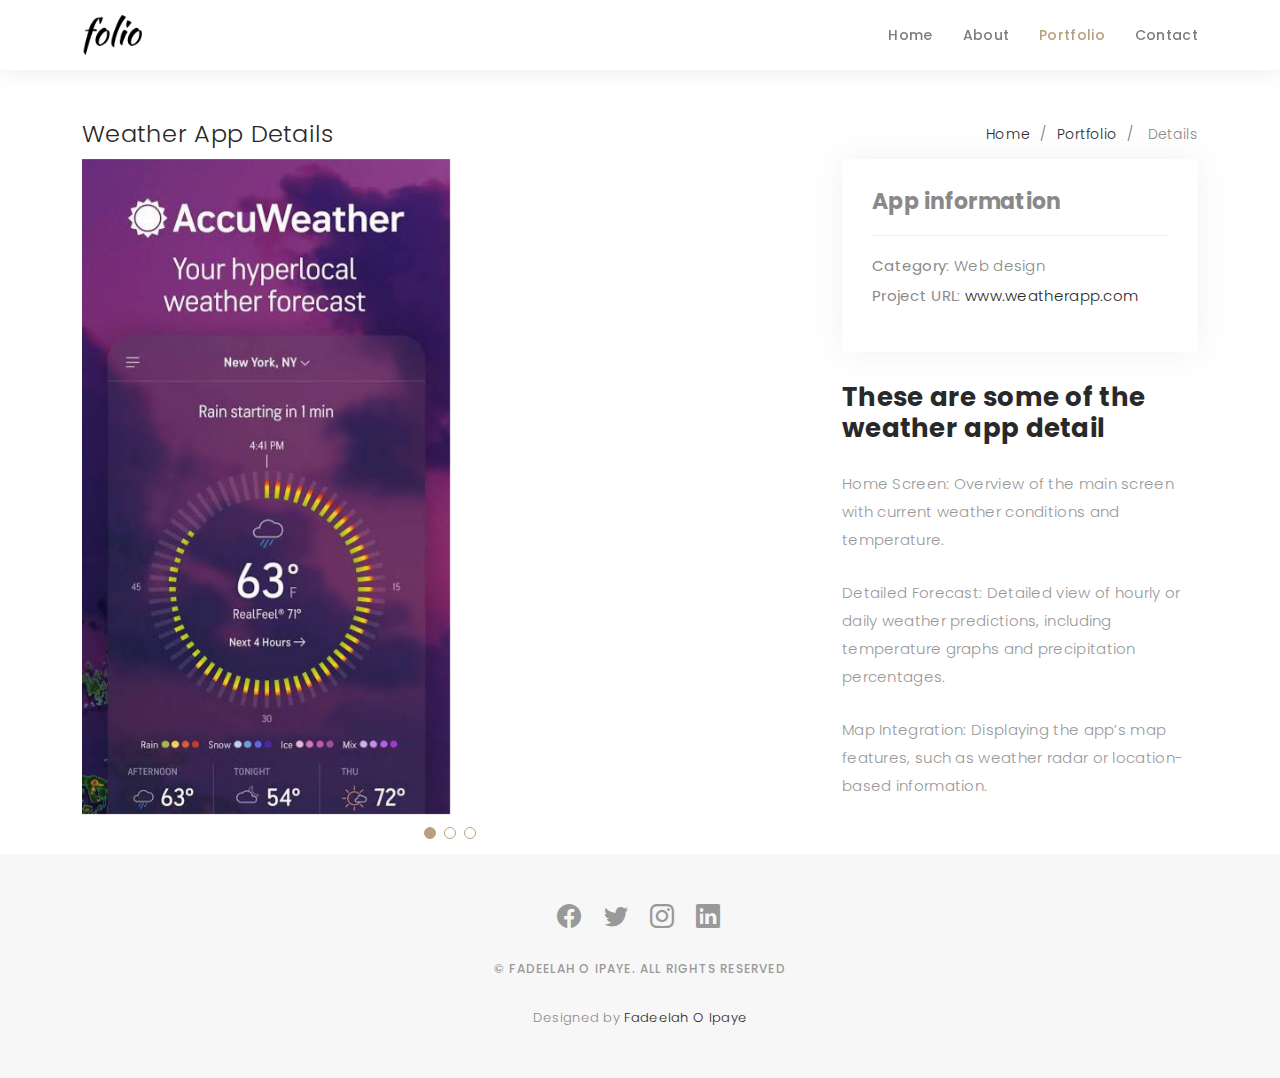
<file: portfolio-details.html>
<!DOCTYPE html>
<html lang="en">

<head>
  <meta charset="utf-8">
  <meta content="width=device-width, initial-scale=1.0" name="viewport">

  <title>Fadeelah Ipaye</title>
  <meta content="" name="description">
  <meta content="" name="keywords">

  <!-- Favicons -->
  <link href="assets/img/favicon.png" rel="icon">
  <link href="assets/img/apple-touch-icon.png" rel="apple-touch-icon">

  
  <link href="https://fonts.googleapis.com/css?family=Poppins:300,300i,400,400i,500,500i,600,600i,700,700i|Playfair+Display:400,400i,500,500i,600,600i,700,700i,900,900i" rel="stylesheet">

  <!-- Vendor CSS Files -->
  <link href="assets/vendor/bootstrap/css/bootstrap.min.css" rel="stylesheet">
  <link href="assets/vendor/bootstrap-icons/bootstrap-icons.css" rel="stylesheet">
  <link href="assets/vendor/boxicons/css/boxicons.min.css" rel="stylesheet">
  <link href="assets/vendor/glightbox/css/glightbox.min.css" rel="stylesheet">
  <link href="assets/vendor/swiper/swiper-bundle.min.css" rel="stylesheet">


  <link href="assets/css/style.css" rel="stylesheet">

</head>

<body>

  <header id="header" class="fixed-top header-inner-pages">
    <div class="container d-flex align-items-center justify-content-between">

      <a href="index.html" class="logo"><img src="assets/img/logo.png" alt="" class="img-fluid"></a>
      

      <nav id="navbar" class="navbar">
        <ul>
          <li><a class="nav-link scrollto " href="#hero">Home</a></li>
          <li><a class="nav-link scrollto" href="#about">About</a></li>
          <li><a class="nav-link active  scrollto" href="#portfolio">Portfolio</a></li>
          <li><a class="nav-link scrollto" href="#contact">Contact</a></li>
        </ul>
        <i class="bi bi-list mobile-nav-toggle"></i>
      </nav>

    </div>
  </header>

  <main id="main">

    
    <section class="breadcrumbs">
      <div class="container">

        <div class="d-flex justify-content-between align-items-center">
          <h2>Weather App Details</h2>
          <ol>
            <li><a href="index.html">Home</a></li>
            <li><a href="portfolio.html">Portfolio</a></li>
            <li> Details</li>
          </ol>
        </div>

      </div>
    </section>

    <section id="portfolio-details" class="portfolio-details">
      <div class="container">

        <div class="row gy-4">

          <div class="col-lg-8">
            <div class="portfolio-details-slider swiper">
              <div class="swiper-wrapper align-items-center">

                <div class="swiper-slide">
                  <img src="assets/img/portfolio/portfolio-details-1.jpg" alt="">
                </div>

                <div class="swiper-slide">
                  <img src="assets/img/portfolio/portfolio-details-2.jpg" alt="">
                </div>

                <div class="swiper-slide">
                  <img src="assets/img/portfolio/portfolio-details-3.jpg" alt="">
                </div>
              </div>
              <div class="swiper-pagination"></div>
            </div>
          </div>

          <div class="col-lg-4">
            <div class="portfolio-info">
              <h3>App information</h3>
              <ul>
                <li><strong>Category</strong>: Web design</li>
                <li><strong>Project URL</strong>: <a href="#">www.weatherapp.com</a></li>
              </ul>
            </div>
            <div class="portfolio-description">
              <h2>These are some of the weather app detail</h2>
              <p>Home Screen: Overview of the main screen with current weather conditions and temperature.</p>
	             <p>Detailed Forecast: Detailed view of hourly or daily weather predictions, including temperature graphs and precipitation percentages.</p>
	             <p>Map Integration: Displaying the app’s map features, such as weather radar or location-based information.</p>
            </div>
          </div>

        </div>

      </div>
    </section>

  </main>

  
  <div id="footer" class="text-center">
    <div class="container">
      <div class="socials-media text-center">

        <ul class="list-unstyled">
          <li><a href="https://www.facebook.com/profile.php?id=100008456731628&mibextid=LQQJ4d"><i class="bi bi-facebook"></i></a></li>
          <li><a href="https://twitter.com/ipayefadeelah?s=21&t=pNSmYSStUZXV0NLyYlrimQ"><i class="bi bi-twitter"></i></a></li>
          <li><a href="https://instagram.com/faaddeeelah?igshid=YmMyMTA2M2Y="><i class="bi bi-instagram"></i></a></li>
          <li><a href="http://linkedin.com/in/ipaye-fadeelah-oluwafifehanmi-2753a4237"><i class="bi bi-linkedin"></i></a></li>
        </ul>

      </div>

      <p>&copy; Fadeelah O Ipaye. All rights reserved</p>

      <div class="credits">
      
        Designed by <a href="https://bootstrapmade.com/">Fadeelah O Ipaye</a>
      </div>

    </div>
  </div>

  <a href="#" class="back-to-top d-flex align-items-center justify-content-center"><i class="bi bi-arrow-up-short"></i></a>

 
  <script src="assets/vendor/bootstrap/js/bootstrap.bundle.min.js"></script>
  <script src="assets/vendor/glightbox/js/glightbox.min.js"></script>
  <script src="assets/vendor/isotope-layout/isotope.pkgd.min.js"></script>
  <script src="assets/vendor/swiper/swiper-bundle.min.js"></script>
  <script src="assets/vendor/typed.js/typed.umd.js"></script>
  <script src="assets/vendor/php-email-form/validate.js"></script>

  
  <script src="assets/js/main.js"></script>

</body>

</html>
</file>
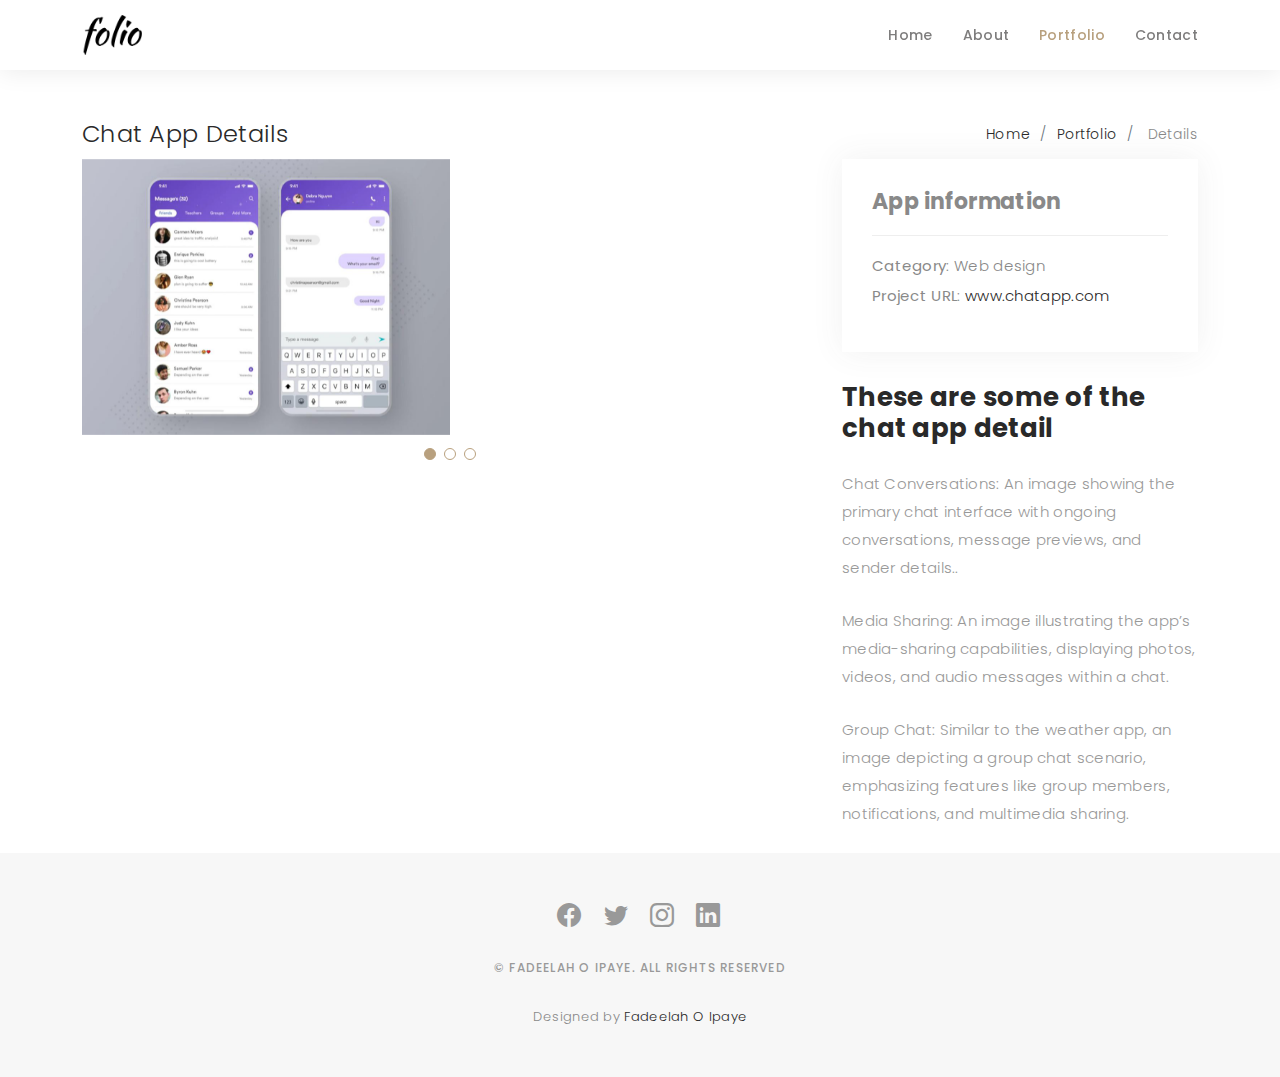
<file: portfolio-details1.html>
<!DOCTYPE html>
<html lang="en">

<head>
  <meta charset="utf-8">
  <meta content="width=device-width, initial-scale=1.0" name="viewport">

  <title>Fadeelah Ipaye</title>
  <meta content="" name="description">
  <meta content="" name="keywords">

 
  <link href="assets/img/favicon.png" rel="icon">
  <link href="assets/img/apple-touch-icon.png" rel="apple-touch-icon">


  <link href="https://fonts.googleapis.com/css?family=Poppins:300,300i,400,400i,500,500i,600,600i,700,700i|Playfair+Display:400,400i,500,500i,600,600i,700,700i,900,900i" rel="stylesheet">

  <!-- Vendor CSS Files -->
  <link href="assets/vendor/bootstrap/css/bootstrap.min.css" rel="stylesheet">
  <link href="assets/vendor/bootstrap-icons/bootstrap-icons.css" rel="stylesheet">
  <link href="assets/vendor/boxicons/css/boxicons.min.css" rel="stylesheet">
  <link href="assets/vendor/glightbox/css/glightbox.min.css" rel="stylesheet">
  <link href="assets/vendor/swiper/swiper-bundle.min.css" rel="stylesheet">

 
  <link href="assets/css/style.css" rel="stylesheet">

</head>

<body>

  
  <header id="header" class="fixed-top header-inner-pages">
    <div class="container d-flex align-items-center justify-content-between">

      <a href="index.html" class="logo"><img src="assets/img/logo.png" alt="" class="img-fluid"></a>
      

      <nav id="navbar" class="navbar">
        <ul>
          <li><a class="nav-link scrollto " href="#hero">Home</a></li>
          <li><a class="nav-link scrollto" href="#about">About</a></li>
          <li><a class="nav-link active  scrollto" href="#portfolio">Portfolio</a></li>
          <li><a class="nav-link scrollto" href="#contact">Contact</a></li>
        </ul>
        <i class="bi bi-list mobile-nav-toggle"></i>
      </nav>

    </div>
  </header>

  <main id="main">

    
    <section class="breadcrumbs">
      <div class="container">

        <div class="d-flex justify-content-between align-items-center">
          <h2>Chat App Details</h2>
          <ol>
            <li><a href="index.html">Home</a></li>
            <li><a href="portfolio.html">Portfolio</a></li>
            <li> Details</li>
          </ol>
        </div>

      </div>
    </section>

    <section id="portfolio-details" class="portfolio-details">
      <div class="container">

        <div class="row gy-4">

          <div class="col-lg-8">
            <div class="portfolio-details-slider swiper">
              <div class="swiper-wrapper align-items-center">

                <div class="swiper-slide">
                  <img src="assets/img/portfolio/portfolio-details1.jpg" alt="">
                </div>

                <div class="swiper-slide">
                  <img src="assets/img/portfolio/portfolio-details2.jpg" alt="">
                </div>

                <div class="swiper-slide">
                  <img src="assets/img/portfolio/portfolio-details3.jpg" alt="">
                </div>
              </div>
              <div class="swiper-pagination"></div>
            </div>
          </div>

          <div class="col-lg-4">
            <div class="portfolio-info">
              <h3>App information</h3>
              <ul>
                <li><strong>Category</strong>: Web design</li>
                <li><strong>Project URL</strong>: <a href="#">www.chatapp.com</a></li>
              </ul>
            </div>
            <div class="portfolio-description">
              <h2>These are some of the chat app detail</h2>
                <p>Chat Conversations: An image showing the primary chat interface with ongoing conversations, message previews, and sender details..</p>
	            <p>Media Sharing: An image illustrating the app’s media-sharing capabilities, displaying photos, videos, and audio messages within a chat.</p>
	            <p>Group Chat: Similar to the weather app, an image depicting a group chat scenario, emphasizing features like group members, notifications, and multimedia sharing.</p>
            </div>
          </div>

        </div>

      </div>
    </section>

  </main>

  
  <div id="footer" class="text-center">
    <div class="container">
      <div class="socials-media text-center">

        <ul class="list-unstyled">
          <li><a href="https://www.facebook.com/profile.php?id=100008456731628&mibextid=LQQJ4d"><i class="bi bi-facebook"></i></a></li>
          <li><a href="https://twitter.com/ipayefadeelah?s=21&t=pNSmYSStUZXV0NLyYlrimQ"><i class="bi bi-twitter"></i></a></li>
          <li><a href="https://instagram.com/faaddeeelah?igshid=YmMyMTA2M2Y="><i class="bi bi-instagram"></i></a></li>
          <li><a href="http://linkedin.com/in/ipaye-fadeelah-oluwafifehanmi-2753a4237"><i class="bi bi-linkedin"></i></a></li>
        </ul>

      </div>

      <p>&copy; Fadeelah O Ipaye. All rights reserved</p>

      <div class="credits">
      
        Designed by <a href="https://bootstrapmade.com/">Fadeelah O Ipaye</a>
      </div>

    </div>
  </div>

  <a href="#" class="back-to-top d-flex align-items-center justify-content-center"><i class="bi bi-arrow-up-short"></i></a>

 
  <script src="assets/vendor/bootstrap/js/bootstrap.bundle.min.js"></script>
  <script src="assets/vendor/glightbox/js/glightbox.min.js"></script>
  <script src="assets/vendor/isotope-layout/isotope.pkgd.min.js"></script>
  <script src="assets/vendor/swiper/swiper-bundle.min.js"></script>
  <script src="assets/vendor/typed.js/typed.umd.js"></script>
  <script src="assets/vendor/php-email-form/validate.js"></script>

  
  <script src="assets/js/main.js"></script>

</body>

</html>
</file>
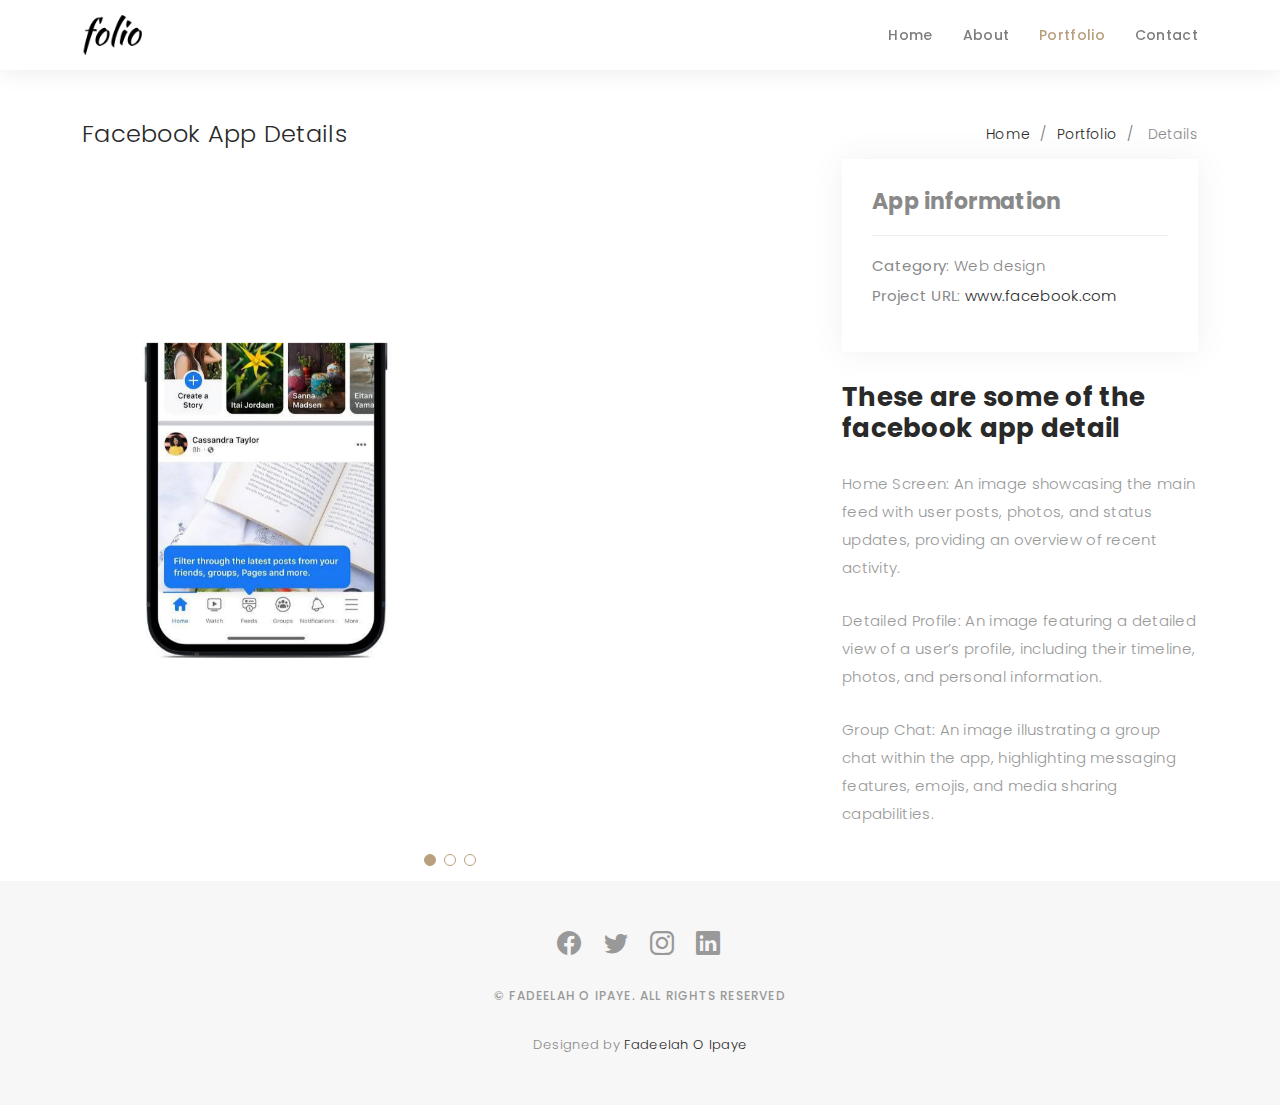
<file: portfolio-details2.html>
<!DOCTYPE html>
<html lang="en">

<head>
  <meta charset="utf-8">
  <meta content="width=device-width, initial-scale=1.0" name="viewport">

  <title>Fadeelah Ipaye</title>
  <meta content="" name="description">
  <meta content="" name="keywords">

 
  <link href="assets/img/favicon.png" rel="icon">
  <link href="assets/img/apple-touch-icon.png" rel="apple-touch-icon">

 
  <link href="https://fonts.googleapis.com/css?family=Poppins:300,300i,400,400i,500,500i,600,600i,700,700i|Playfair+Display:400,400i,500,500i,600,600i,700,700i,900,900i" rel="stylesheet">

  <!-- Vendor CSS Files -->
  <link href="assets/vendor/bootstrap/css/bootstrap.min.css" rel="stylesheet">
  <link href="assets/vendor/bootstrap-icons/bootstrap-icons.css" rel="stylesheet">
  <link href="assets/vendor/boxicons/css/boxicons.min.css" rel="stylesheet">
  <link href="assets/vendor/glightbox/css/glightbox.min.css" rel="stylesheet">
  <link href="assets/vendor/swiper/swiper-bundle.min.css" rel="stylesheet">

 
  <link href="assets/css/style.css" rel="stylesheet">

</head>

<body>

  
  <header id="header" class="fixed-top header-inner-pages">
    <div class="container d-flex align-items-center justify-content-between">

      <a href="index.html" class="logo"><img src="assets/img/logo.png" alt="" class="img-fluid"></a>
      
      <nav id="navbar" class="navbar">
        <ul>
          <li><a class="nav-link scrollto " href="#hero">Home</a></li>
          <li><a class="nav-link scrollto" href="#about">About</a></li>
          <li><a class="nav-link active  scrollto" href="#portfolio">Portfolio</a></li>
          <li><a class="nav-link scrollto" href="#contact">Contact</a></li>
        </ul>
        <i class="bi bi-list mobile-nav-toggle"></i>
      </nav>

    </div>
  </header>

  <main id="main">

    
    <section class="breadcrumbs">
      <div class="container">

        <div class="d-flex justify-content-between align-items-center">
          <h2>Facebook App Details</h2>
          <ol>
            <li><a href="index.html">Home</a></li>
            <li><a href="portfolio.html">Portfolio</a></li>
            <li> Details</li>
          </ol>
        </div>

      </div>
    </section>

    <section id="portfolio-details" class="portfolio-details">
      <div class="container">

        <div class="row gy-4">

          <div class="col-lg-8">
            <div class="portfolio-details-slider swiper">
              <div class="swiper-wrapper align-items-center">

                <div class="swiper-slide">
                  <img src="assets/img/portfolio/portfolio1-details.jpg" alt="">
                </div>

                <div class="swiper-slide">
                  <img src="assets/img/portfolio/portfolio2-details.jpg" alt="">
                </div>

                <div class="swiper-slide">
                  <img src="assets/img/portfolio/portfolio3-details.jpg" alt="">
                </div>
              </div>
              <div class="swiper-pagination"></div>
            </div>
          </div>

          <div class="col-lg-4">
            <div class="portfolio-info">
              <h3>App information</h3>
              <ul>
                <li><strong>Category</strong>: Web design</li>
                <li><strong>Project URL</strong>: <a href="#">www.facebook.com</a></li>
              </ul>
            </div>
            <div class="portfolio-description">
              <h2>These are some of the facebook app detail</h2>
              <p>Home Screen: An image showcasing the main feed with user posts, photos, and status updates, providing an overview of recent activity.</p>
	          <p>Detailed Profile: An image featuring a detailed view of a user’s profile, including their timeline, photos, and personal information.</p>
	          <p>Group Chat: An image illustrating a group chat within the app, highlighting messaging features, emojis, and media sharing capabilities.</p>
            </div>
          </div>

        </div>

      </div>
    </section>

  </main>

  
  <div id="footer" class="text-center">
    <div class="container">
      <div class="socials-media text-center">

        <ul class="list-unstyled">
          <li><a href="https://www.facebook.com/profile.php?id=100008456731628&mibextid=LQQJ4d"><i class="bi bi-facebook"></i></a></li>
          <li><a href="https://twitter.com/ipayefadeelah?s=21&t=pNSmYSStUZXV0NLyYlrimQ"><i class="bi bi-twitter"></i></a></li>
          <li><a href="https://instagram.com/faaddeeelah?igshid=YmMyMTA2M2Y="><i class="bi bi-instagram"></i></a></li>
          <li><a href="http://linkedin.com/in/ipaye-fadeelah-oluwafifehanmi-2753a4237"><i class="bi bi-linkedin"></i></a></li>
        </ul>

      </div>

      <p>&copy; Fadeelah O Ipaye. All rights reserved</p>

      <div class="credits">
      
        Designed by <a href="https://bootstrapmade.com/">Fadeelah O Ipaye</a>
      </div>

    </div>
  </div>

  <a href="#" class="back-to-top d-flex align-items-center justify-content-center"><i class="bi bi-arrow-up-short"></i></a>

 
  <script src="assets/vendor/bootstrap/js/bootstrap.bundle.min.js"></script>
  <script src="assets/vendor/glightbox/js/glightbox.min.js"></script>
  <script src="assets/vendor/isotope-layout/isotope.pkgd.min.js"></script>
  <script src="assets/vendor/swiper/swiper-bundle.min.js"></script>
  <script src="assets/vendor/typed.js/typed.umd.js"></script>
  <script src="assets/vendor/php-email-form/validate.js"></script>

  
  <script src="assets/js/main.js"></script>

</body>

</html>
</file>
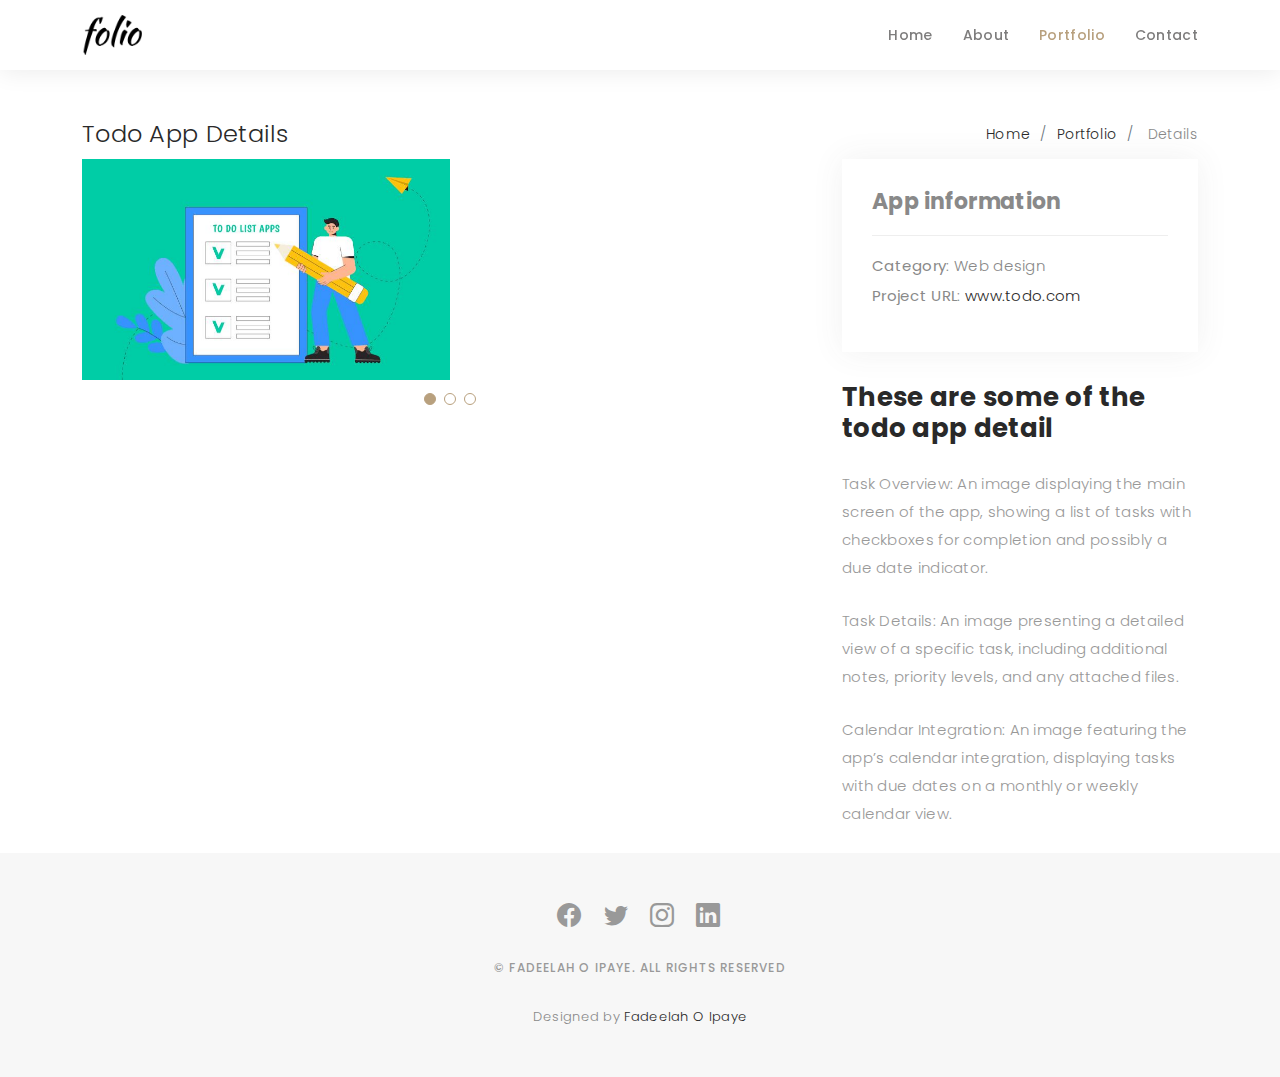
<file: portfolio-details3.html>
<!DOCTYPE html>
<html lang="en">
<head>
  <meta charset="utf-8">
  <meta content="width=device-width, initial-scale=1.0" name="viewport">
  <title>Fadeelah Ipaye</title>
  <meta content="" name="description">
  <meta content="" name="keywords">
  <link href="assets/img/favicon.png" rel="icon">
  <link href="assets/img/apple-touch-icon.png" rel="apple-touch-icon">
  <link href="https://fonts.googleapis.com/css?family=Poppins:300,300i,400,400i,500,500i,600,600i,700,700i|Playfair+Display:400,400i,500,500i,600,600i,700,700i,900,900i" rel="stylesheet">
  <link href="assets/vendor/bootstrap/css/bootstrap.min.css" rel="stylesheet">
  <link href="assets/vendor/bootstrap-icons/bootstrap-icons.css" rel="stylesheet">
  <link href="assets/vendor/boxicons/css/boxicons.min.css" rel="stylesheet">
  <link href="assets/vendor/glightbox/css/glightbox.min.css" rel="stylesheet">
  <link href="assets/vendor/swiper/swiper-bundle.min.css" rel="stylesheet">
  <link href="assets/css/style.css" rel="stylesheet">
</head>
<body>

  <header id="header" class="fixed-top header-inner-pages">
    <div class="container d-flex align-items-center justify-content-between">

      <a href="index.html" class="logo"><img src="assets/img/logo.png" alt="" class="img-fluid"></a>
      
      <nav id="navbar" class="navbar">
        <ul>
          <li><a class="nav-link scrollto " href="#hero">Home</a></li>
          <li><a class="nav-link scrollto" href="#about">About</a></li>
          <li><a class="nav-link active  scrollto" href="#portfolio">Portfolio</a></li>
          <li><a class="nav-link scrollto" href="#contact">Contact</a></li>
        </ul>
        <i class="bi bi-list mobile-nav-toggle"></i>
      </nav>

    </div>
  </header>

  <main id="main">

    
    <section class="breadcrumbs">
      <div class="container">

        <div class="d-flex justify-content-between align-items-center">
          <h2>Todo App Details</h2>
          <ol>
            <li><a href="index.html">Home</a></li>
            <li><a href="portfolio.html">Portfolio</a></li>
            <li> Details</li>
          </ol>
        </div>

      </div>
    </section>

    <section id="portfolio-details" class="portfolio-details">
      <div class="container">

        <div class="row gy-4">

          <div class="col-lg-8">
            <div class="portfolio-details-slider swiper">
              <div class="swiper-wrapper align-items-center">

                <div class="swiper-slide">
                  <img src="assets/img/portfolio/portfolio1-details1.jpg" alt="">
                </div>

                <div class="swiper-slide">
                  <img src="assets/img/portfolio/portfolio2-details2.jpg" alt="">
                </div>

                <div class="swiper-slide">
                  <img src="assets/img/portfolio/portfolio3-details3.jpg" alt="">
                </div>
              </div>
              <div class="swiper-pagination"></div>
            </div>
          </div>

          <div class="col-lg-4">
            <div class="portfolio-info">
              <h3>App information</h3>
              <ul>
                <li><strong>Category</strong>: Web design</li>
                <li><strong>Project URL</strong>: <a href="#">www.todo.com</a></li>
              </ul>
            </div>
            <div class="portfolio-description">
              <h2>These are some of the todo app detail</h2>	
              <p>Task Overview: An image displaying the main screen of the app, showing a list of tasks with checkboxes for completion and possibly a due date indicator.</p>
	          <p>Task Details: An image presenting a detailed view of a specific task, including additional notes, priority levels, and any attached files.</p>
	          <p>Calendar Integration: An image featuring the app’s calendar integration, displaying tasks with due dates on a monthly or weekly calendar view.</p>
            </div>
          </div>

        </div>

      </div>
    </section>

  </main>

  
  <div id="footer" class="text-center">
    <div class="container">
      <div class="socials-media text-center">

        <ul class="list-unstyled">
          <li><a href="https://www.facebook.com/profile.php?id=100008456731628&mibextid=LQQJ4d"><i class="bi bi-facebook"></i></a></li>
          <li><a href="https://twitter.com/ipayefadeelah?s=21&t=pNSmYSStUZXV0NLyYlrimQ"><i class="bi bi-twitter"></i></a></li>
          <li><a href="https://instagram.com/faaddeeelah?igshid=YmMyMTA2M2Y="><i class="bi bi-instagram"></i></a></li>
          <li><a href="http://linkedin.com/in/ipaye-fadeelah-oluwafifehanmi-2753a4237"><i class="bi bi-linkedin"></i></a></li>
        </ul>

      </div>

      <p>&copy; Fadeelah O Ipaye. All rights reserved</p>

      <div class="credits">
      
        Designed by <a href="https://bootstrapmade.com/">Fadeelah O Ipaye</a>
      </div>

    </div>
  </div>

  <a href="#" class="back-to-top d-flex align-items-center justify-content-center"><i class="bi bi-arrow-up-short"></i></a>

 
  <script src="assets/vendor/bootstrap/js/bootstrap.bundle.min.js"></script>
  <script src="assets/vendor/glightbox/js/glightbox.min.js"></script>
  <script src="assets/vendor/isotope-layout/isotope.pkgd.min.js"></script>
  <script src="assets/vendor/swiper/swiper-bundle.min.js"></script>
  <script src="assets/vendor/typed.js/typed.umd.js"></script>
  <script src="assets/vendor/php-email-form/validate.js"></script>

  
  <script src="assets/js/main.js"></script>

</body>

</html>
</file>
<file: assets/css/style.css>
body {
  background: #ffffff;
  color: #898989;
  font-family: "Poppins", helvetica;
  font-size: 15px;
  font-weight: 300;
  line-height: 20px;
  letter-spacing: 0.02em;
  overflow-x: hidden;
  margin: 0 auto;
  padding: 0;
  box-sizing: border-box;
}

h1,
h2,
h3,
h4,
h5,
h6 {
  margin: 0;
}

h2 {
  color: #292929;
  font-weight: 600;
}

h4 {
  color: #292929;
  font-size: 14px;
  font-weight: 600;
}

a {
  color: #292929;
  text-decoration: none !important;
  transition: all 0.5s ease-in-out 0s;
}

a:hover {
  transition: all 0.5s ease-in-out 0s;
}

p {
  margin: 25px 0;
  padding: 0;
  font-size: 15px;
  color: #999999;
  line-height: 28px;
}

::-moz-selection {
  background: #b8a07e;
  color: #fff;
}

::selection {
  background: #b8a07e;
  color: #fff;
}

.btn {
  background: #333;
  border: medium none;
  border-radius: 0;
  color: #fff;
  font-size: 12px;
  height: 50px;
  line-height: 50px;
  padding: 0 30px;
  text-transform: uppercase;
}

.btn:hover,
.btn:focus {
  color: #fff;
}

.padDiv {
  padding: 30px 20px;
}

.section-title {
  margin-bottom: 70px;
}

.section-title h2 {
  font-size: 25px;
  letter-spacing: 2px;
  text-transform: uppercase;
}

.form-control {
  background-color: transparent;
  border: 1px solid #999;
  border-radius: 0;
  color: #999999;
  font-size: 12px;
  font-weight: 500;
  height: 50px;
  letter-spacing: 0.1em;
  padding-left: 10px;
  margin: 0 0 25px 0;
  line-height: 14px;
  text-transform: uppercase;
}

.form-control:focus {
  box-shadow: none;
  outline: 0 none;
}

.paddsection {
  padding-top: 90px;
  padding-bottom: 90px;
}

.paddsections {
  padding-top: 90px;
  padding-bottom: 90px !important;
}

.hvr-shutter-in-horizontal::before {
  background: #333;
}

.hvr-shutter-in-horizontal:hover {
  background: #b8a07e;
}

.mb-30 {
  margin-bottom: 30px;
}

.main-content {
  padding-top: 140px;
}

/*--------------------------------------------------------------
# Back to top button
--------------------------------------------------------------*/
.back-to-top {
  position: fixed;
  visibility: hidden;
  opacity: 0;
  right: 15px;
  bottom: 15px;
  z-index: 996;
  background: #b8a07e;
  width: 40px;
  height: 40px;
  border-radius: 4px;
  transition: all 0.4s;
}

.back-to-top i {
  font-size: 28px;
  color: #fff;
  line-height: 0;
}

.back-to-top:hover {
  background: #c6b398;
  color: #fff;
}

.back-to-top.active {
  visibility: visible;
  opacity: 1;
}

/*--------------------------------------------------------------
# Header
--------------------------------------------------------------*/
#header {
  transition: all 0.5s;
  z-index: 997;
  padding: 15px 0;
  background-color: #fff;
  top: -100%;
  box-shadow: 0px 2px 25px rgba(0, 0, 0, 0.08);
}

#header.header-scrolled,
#header.header-inner-pages {
  top: 0;
}

#header .logo {
  font-size: 30px;
  margin: 0;
  padding: 0;
  line-height: 1;
  font-weight: 600;
  letter-spacing: 1px;
  font-family: "Playfair Display", sans-serif;
  font-style: italic;
}

#header .logo a {
  color: #898989;
}

#header .logo img {
  max-height: 40px;
}

@media (max-width: 992px) {
  #header {
    border: 0;
  }
}

.navbar {
  padding: 0;
}

.navbar ul {
  margin: 0;
  padding: 0;
  display: flex;
  list-style: none;
  align-items: center;
}

.navbar li {
  position: relative;
}

.navbar a,
.navbar a:focus {
  display: flex;
  align-items: center;
  justify-content: space-between;
  padding: 10px 0 10px 30px;
  font-family: "Poppins", sans-serif;
  font-size: 14px;
  font-weight: 500;
  color: #7e7d7d;
  white-space: nowrap;
  transition: 0.3s;
}

.navbar a i,
.navbar a:focus i {
  font-size: 12px;
  line-height: 0;
  margin-left: 5px;
}

.navbar a:hover,
.navbar .active,
.navbar .active:focus,
.navbar li:hover>a {
  color: #b8a07e;
}

.navbar .dropdown ul {
  display: block;
  position: absolute;
  left: 30px;
  top: calc(100% + 30px);
  margin: 0;
  padding: 10px 0;
  z-index: 99;
  opacity: 0;
  visibility: hidden;
  background: #fff;
  box-shadow: 0px 0px 30px rgba(127, 137, 161, 0.25);
  transition: 0.3s;
}

.navbar .dropdown ul li {
  min-width: 200px;
}

.navbar .dropdown ul a {
  padding: 10px 20px;
  font-weight: 400;
}

.navbar .dropdown ul a i {
  font-size: 12px;
}

.navbar .dropdown ul a:hover,
.navbar .dropdown ul .active:hover,
.navbar .dropdown ul li:hover>a {
  color: #b8a07e;
}

.navbar .dropdown:hover>ul {
  opacity: 1;
  top: 100%;
  visibility: visible;
}

.navbar .dropdown .dropdown ul {
  top: 0;
  left: calc(100% - 30px);
  visibility: hidden;
}

.navbar .dropdown .dropdown:hover>ul {
  opacity: 1;
  top: 0;
  left: 100%;
  visibility: visible;
}

@media (max-width: 1366px) {
  .navbar .dropdown .dropdown ul {
    left: -90%;
  }

  .navbar .dropdown .dropdown:hover>ul {
    left: -100%;
  }
}


.mobile-nav-toggle {
  color: #4b4a4a;
  font-size: 28px;
  cursor: pointer;
  display: none;
  line-height: 0;
  transition: 0.5s;
}

.mobile-nav-toggle.bi-x {
  color: #fff;
}

@media (max-width: 991px) {
  .mobile-nav-toggle {
    display: block;
  }

  .navbar ul {
    display: none;
  }
}

.navbar-mobile {
  position: fixed;
  overflow: hidden;
  top: 0;
  right: 0;
  left: 0;
  bottom: 0;
  background: rgba(49, 49, 49, 0.9);
  transition: 0.3s;
}

.navbar-mobile .mobile-nav-toggle {
  position: absolute;
  top: 15px;
  right: 15px;
}

.navbar-mobile ul {
  display: block;
  position: absolute;
  top: 55px;
  right: 15px;
  bottom: 15px;
  left: 15px;
  padding: 10px 0;
  border-radius: 10px;
  background-color: #fff;
  overflow-y: auto;
  transition: 0.3s;
}

.navbar-mobile a,
.navbar-mobile a:focus {
  padding: 10px 20px;
  font-size: 15px;
  color: #4b4a4a;
}

.navbar-mobile a:hover,
.navbar-mobile .active,
.navbar-mobile li:hover>a {
  color: #b8a07e;
}

.navbar-mobile .getstarted,
.navbar-mobile .getstarted:focus {
  margin: 15px;
}

.navbar-mobile .dropdown ul {
  position: static;
  display: none;
  margin: 10px 20px;
  padding: 10px 0;
  z-index: 99;
  opacity: 1;
  visibility: visible;
  background: #fff;
  box-shadow: 0px 0px 30px rgba(127, 137, 161, 0.25);
}

.navbar-mobile .dropdown ul li {
  min-width: 200px;
}

.navbar-mobile .dropdown ul a {
  padding: 10px 20px;
}

.navbar-mobile .dropdown ul a i {
  font-size: 12px;
}

.navbar-mobile .dropdown ul a:hover,
.navbar-mobile .dropdown ul .active:hover,
.navbar-mobile .dropdown ul li:hover>a {
  color: #b8a07e;
}

.navbar-mobile .dropdown>.dropdown-active {
  display: block;
}

/*--------------------------------------------------------------
# Hero
--------------------------------------------------------------*/
#hero {
  background: url("../img/home-bg.jpg") repeat scroll center center/cover;
  height: 100vh;
  width: 100%;
}

#hero .hero-content {
  height: 100vh;
  text-align: left;
  width: 100%;
  display: flex;
  justify-content: center;
  flex-direction: column;
}

.hero-content h1 {
  font-size: 40px;
  font-weight: 700;
  margin-bottom: 10px;
  text-transform: uppercase;
  color: #fff;
}

.hero-content p {
  font-size: 13px;
  letter-spacing: 3px;
  margin-top: 0;
  margin-bottom: 30px;
  text-transform: capitalize;
  color: #fff;
  font-weight: 500;
}

.hero-content .list-social li {
  float: left;
  margin-right: 20px;
}

.hero-content .list-social li i {
  color: #fff;
  font-size: 15px;
}

/*--------------------------------------------------------------
# Breadcrumbs
--------------------------------------------------------------*/
.breadcrumbs {
  padding: 120px 0 0 0;
  background-color: white;
  min-height: 40px;
}

@media (max-width: 992px) {
  .breadcrumbs {
    padding-top: 100px;
  }
}

.breadcrumbs h2 {
  font-size: 24px;
  font-weight: 300;
  margin: 0;
}

@media (max-width: 992px) {
  .breadcrumbs h2 {
    margin: 0 0 10px 0;
  }
}

.breadcrumbs ol {
  display: flex;
  flex-wrap: wrap;
  list-style: none;
  padding: 0;
  margin: 0;
  font-size: 14px;
}

.breadcrumbs ol li+li {
  padding-left: 10px;
}

.breadcrumbs ol li+li::before {
  display: inline-block;
  padding-right: 10px;
  color: #6c757d;
  content: "/";
}

@media (max-width: 768px) {
  .breadcrumbs .d-flex {
    display: block !important;
  }

  .breadcrumbs ol {
    display: block;
  }

  .breadcrumbs ol li {
    display: inline-block;
  }
}

/*-----------------------------------------------------------------------------------*/
/*  About
/*-----------------------------------------------------------------------------------*/
#about {
  width: 100%;
  height: auto;
  background: #f7f7f7;
  padding-top: 120px;
}

#about .div-img-bg {
  padding-bottom: 30px;
  border: 20px solid #b8a07e;
}

#about .div-img-bg .about-img img {
  width: 100%;
  box-shadow: 0px 0px 85px 0px rgba(0, 0, 0, 0.14);
  margin-top: -60px;
  margin-left: 40px;
  height: 400px;
  -o-object-fit: cover;
  object-fit: cover;
}

#about .about-descr .p-heading {
  font-family: "Playfair Display", serif;
  font-size: 28px;
  text-align: left;
}

#about .about-descr .separator {
  max-width: 80%;
  margin-bottom: 0;
  text-align: left;
}

/*--------------------------------------------------------------
# Services
--------------------------------------------------------------*/
#services {
  background: #f7f7f7;
  position: relative;
  padding-bottom: 80px;
}

.services-block span {
  margin: 10px 0;
  position: relative;
  font-size: 13px;
  color: #292929;
  letter-spacing: 0.1em;
  font-weight: 500;
  text-transform: uppercase;
  display: block;
}

.services-block .separator {
  margin: 0;
  font-size: 13px;
  line-height: 22px;
}

.services-block i {
  font-size: 44px;
  color: #b8a07e;
  line-height: 44px;
}

.services-slider .swiper-pagination {
  margin-top: 30px;
  position: relative;
}

.services-slider .swiper-pagination .swiper-pagination-bullet {
  width: 12px;
  height: 12px;
  background-color: #fff;
  opacity: 1;
  border: 1px solid #b8a07e;
}

.services-slider .swiper-pagination .swiper-pagination-bullet-active {
  background-color: #b8a07e;
}

/*--------------------------------------------------------------
# Portfolio
--------------------------------------------------------------*/
#portfolio {
  position: relative;
  padding-bottom: 50px;
}

#portfolio #portfolio-flters {
  padding: 0;
  margin: 0 auto 35px auto;
  list-style: none;
  text-align: center;
  border-radius: 50px;
  padding: 2px 15px;
}

#portfolio #portfolio-flters li {
  cursor: pointer;
  display: inline-block;
  padding: 10px 15px 8px 15px;
  font-size: 14px;
  font-weight: 600;
  line-height: 1;
  text-transform: uppercase;
  color: #999999;
  margin-bottom: 5px;
  transition: all 0.3s ease-in-out;
}

#portfolio #portfolio-flters li:hover,
#portfolio #portfolio-flters li.filter-active {
  color: #b8a07e;
}

#portfolio #portfolio-flters li:last-child {
  margin-right: 0;
}

#portfolio .portfolio-item {
  margin-bottom: 30px;
}

#portfolio .portfolio-item .portfolio-info {
  opacity: 0;
  position: absolute;
  left: 30px;
  right: 30px;
  bottom: 0;
  z-index: 3;
  transition: all ease-in-out 0.3s;
  background: rgba(255, 255, 255, 0.9);
  padding: 15px;
}

#portfolio .portfolio-item .portfolio-info h4 {
  font-size: 18px;
  color: #666;
  font-weight: 600;
  margin-bottom: 10px;
}

#portfolio .portfolio-item .portfolio-info p {
  color: #999;
  font-size: 14px;
  margin: 0;
  padding: 0;
}

#portfolio .portfolio-item .portfolio-info .preview-link,
#portfolio .portfolio-item .portfolio-info .details-link {
  position: absolute;
  right: 40px;
  font-size: 24px;
  top: calc(50% - 18px);
  color: #b8a07e;
}

#portfolio .portfolio-item .portfolio-info .preview-link:hover,
#portfolio .portfolio-item .portfolio-info .details-link:hover {
  color: #cab89f;
}

#portfolio .portfolio-item .portfolio-info .details-link {
  right: 10px;
}

#portfolio .portfolio-item:hover .portfolio-info {
  opacity: 1;
  bottom: 20px;
}
.portfolio-details {
  padding-top: 10px;
}

.portfolio-details .portfolio-details-slider img {
  width: 50%;
}

.portfolio-details .portfolio-details-slider .swiper-pagination {
  margin-top: 20px;
  position: relative;
}

.portfolio-details .portfolio-details-slider .swiper-pagination .swiper-pagination-bullet {
  width: 12px;
  height: 12px;
  background-color: #fff;
  opacity: 1;
  border: 1px solid #b8a07e;
}

.portfolio-details .portfolio-details-slider .swiper-pagination .swiper-pagination-bullet-active {
  background-color: #b8a07e;
}

.portfolio-details .portfolio-info {
  padding: 30px;
  box-shadow: 0px 0 30px rgba(75, 74, 74, 0.08);
}

.portfolio-details .portfolio-info h3 {
  font-size: 22px;
  font-weight: 700;
  margin-bottom: 20px;
  padding-bottom: 20px;
  border-bottom: 1px solid #eee;
}

.portfolio-details .portfolio-info ul {
  list-style: none;
  padding: 0;
  font-size: 15px;
}

.portfolio-details .portfolio-info ul li+li {
  margin-top: 10px;
}

.portfolio-details .portfolio-description {
  padding-top: 30px;
}

.portfolio-details .portfolio-description h2 {
  font-size: 26px;
  font-weight: 700;
  margin-bottom: 20px;
}

.portfolio-details .portfolio-description p {
  padding: 0;
}

/*--------------------------------------------------------------
# Journal
--------------------------------------------------------------*/
#journal,
#journal-blog {
  height: auto;
  width: 100%;
  background: #f7f7f7;
  padding-bottom: 60px;
  position: relative;
}

#journal-blog {
  background: #fff;
  padding-bottom: 30px;
}

#journal .journal-block {
  display: inline-block;
  height: auto;
  width: 100%;
}

#journal .journal-block .journal-info {
  position: relative;
}

.journal-block .journal-info img {
  max-width: 100%;
}

.journal-block .journal-info .journal-txt {
  padding: 25px 0px;
  position: relative;
}

.journal-block .journal-info .journal-txt h4 a {
  display: block;
  font-size: 19px;
  line-height: 24px;
  margin: 0 0 13px 0;
  font-weight: 500;
  color: #292929;
  transition: all 0.5s ease-in-out 0s;
}

.journal-block .journal-info .journal-txt h4 a:hover {
  color: #b8a07e;
  transition: all 0.5s ease-in-out 0s;
}

.journal-block .journal-info .journal-txt p {
  margin: 0;
  font-size: 14px;
  line-height: 24px;
}

/*--------------------------------------------------------------
# Journal
--------------------------------------------------------------*/
#contact {
  height: auto;
  width: 100%;
}

.contact-details {
  list-style: none;
  margin: 0;
  padding: 0;
}

.contact-details li {
  padding-bottom: 10px;
}

#contact input,
#contact textarea {
  width: 100%;
  margin-bottom: 5px;
}

#contact textarea {
  min-height: 160px;
}

.php-email-form .error-message {
  display: none;
  color: #fff;
  background: #ed3c0d;
  text-align: left;
  padding: 15px;
  margin-bottom: 15px;
  font-weight: 600;
}

.php-email-form .error-message br+br {
  margin-top: 25px;
}

.php-email-form .sent-message {
  display: none;
  color: #fff;
  background: #18d26e;
  text-align: center;
  padding: 15px;
  font-weight: 600;
  margin-bottom: 15px;
}

.php-email-form .loading {
  display: none;
  background: #fff;
  text-align: center;
  padding: 15px;
  margin-bottom: 15px;
}

.php-email-form .loading:before {
  content: "";
  display: inline-block;
  border-radius: 50%;
  width: 24px;
  height: 24px;
  margin: 0 10px -6px 0;
  border: 3px solid #18d26e;
  border-top-color: #eee;
  animation: animate-loading 1s linear infinite;
}

@keyframes animate-loading {
  0% {
    transform: rotate(0deg);
  }

  100% {
    transform: rotate(360deg);
  }
}

/*--------------------------------------------------------------
# Blog
--------------------------------------------------------------*/
/*  Navbar fixd page */
.subpage-nav {
  display: block !important;
}

/*-----------------------------------------------------------------------------------*/
/*  /* Single page */
/*-----------------------------------------------------------------------------------*/
#journal-blog {
  padding-top: 140px;
}

/* main content */
.main-content {
  background: #f7f7f7;
}

.main-content .container-main {
  display: inline-block;
  width: 100%;
}

.main-content .container-main .block-main {
  margin-bottom: 30px;
  overflow: hidden;
}

.container-main .block-main .content-main {
  background: #fff none repeat scroll 0 0;
  display: inline-block;
  width: 100%;
}

.journal-txt h4 a {
  display: block;
  font-size: 19px;
  line-height: 24px;
  margin: 0 0 13px 0;
  font-weight: 500;
  color: #292929;
  transition: all 0.5s ease-in-out 0s;
}

.journal-txt h4 a:hover {
  color: #b8a07e;
  transition: all 0.5s ease-in-out 0s;
}

.post-meta ul li {
  font-size: 12px;
  font-weight: normal;
  margin-left: 8px;
  margin-right: 8px;
  text-transform: capitalize;
  display: inline-block;
  float: none;
}

.content-main .post-meta a {
  color: #a2a2a2;
  margin-left: 5px;
}

/* Commonts */
.comments {
  background: #fff;
}

.entry-comments h6 {
  margin-right: 10px;
  font-size: 13px;
  letter-spacing: 0.1em;
  font-weight: 500;
}

.entry-comments-item {
  margin-top: 40px;
  padding-bottom: 40px;
  border-bottom: 1px solid #f2f2f2;
}

.entry-comments-avatar {
  position: absolute;
  display: block;
  border-radius: 50%;
  width: 60px;
  height: 60px;
}

.entry-comments-body {
  padding-left: 86px;
}

.entry-comments-author {
  margin-right: 10px;
  font-size: 13px;
  color: #292929;
  letter-spacing: 0.1em;
  font-weight: 500;
}

.rep {
  font-size: 13px;
  color: #292929;
  letter-spacing: 0.1em;
  font-weight: 500;
  text-transform: capitalize;
}

.entry-comments span a {
  font-size: 13px;
  color: #999;
}

.entry-comments-reply {
  padding-left: 10%;
}

/* Commonts form */
.cmt {
  background: #fff;
}

blockquote {
  padding: 40px;
  background-color: #f2f2f2;
  margin: 30px 0;
  border: none;
  border-left: 4px solid #b8a07e;
}

/*--------------------------------------------------------------
# Footer
--------------------------------------------------------------*/
#footer {
  background: #f7f7f7;
  padding-top: 50px;
  padding-bottom: 50px;
}

#footer .socials-media {
  width: 100%;
}

#footer .socials-media ul {
  display: inline-block;
  float: none;
  margin: 0 0 20px 0;
}

#footer .socials-media ul li {
  float: left;
  margin-left: 10px;
  margin-right: 10px;
}

#footer .socials-media ul li a {
  font-size: 24px;
  color: #999;
  letter-spacing: 0.1em;
  font-weight: 500;
  background: transparent;
  text-transform: uppercase;
  transition: all 0.5s ease-in-out 0s;
}

#footer .socials-media ul li a:hover {
  color: #b8a07e;
  transition: all 0.5s ease-in-out 0s;
}

#footer p {
  font-size: 12px;
  letter-spacing: 0.1em;
  font-weight: 500;
  margin-top: 0;
  text-transform: uppercase;
}

.credits {
  font-size: 13px;
}

/** Width between 1200x to 0
 *  ~~~~~~~~~~~~~~~~~~~~~~~~~~~~~~~~~~~~
 */
/** Width between 992px to 1199px
 *  ~~~~~~~~~~~~~~~~~~~~~~~~~~~~~~~~~~~~
 */
/** Width between 768px to 991px
 *  ~~~~~~~~~~~~~~~~~~~~~~~~~~~~~~~~~~~~
 */
@media (min-width: 768px) and (max-width: 991px) {

  /* Navbar */
  nav {
    padding: 10px 15px;
  }

  .nav-menu {
    margin-top: 40px;
    display: none;
    float: none;
    width: 100%;
  }

  .nav-menu li {
    float: none;
    width: 100%;
    text-align: center;
    border-top: 1px solid #f7f7f7;
    line-height: 45px;
    margin-left: 0;
    padding-top: 10px;
    padding-bottom: 10px;
  }

  .responsive {
    float: right;
    padding-top: 15px;
    display: block;
  }

  /* About */
  .head-info .header-content .cmaster h1 {
    font-size: 32px;
  }

  #about .div-img-bg {
    padding: 0;
  }

  #about .div-img-bg .about-img img {
    margin-top: 0%;
    margin-left: calc(0% - 0px);
  }

  #about .about-descr .p-heading {
    font-size: 20px;
  }

  #about .about-descr .separator {
    max-width: 100%;
    margin-bottom: 0;
  }

  /* portfolio */
  #portfolio .portfolio-list .nav li {
    float: none;
    margin: 20px;
    display: inline-block;
  }

  /* journal */
  #journal .journal-block .journal-info {
    margin-bottom: 30px;
  }

  /* Contact */
  .contact-contact {
    margin-bottom: 30px;
  }

  /* Footer */
  #footer .socials-media ul li {
    margin-right: 0;
    margin-left: 0;
    float: none;
    display: inline-block;
  }
}

/** Width between 767px to 0
 *  ~~~~~~~~~~~~~~~~~~~~~~~~~~~~~~~~~~~~
 */
@media (max-width: 767px) {

  /* Navbar */
  nav {
    padding: 20px 15px;
  }

  .nav-menu {
    margin-top: 40px;
    display: none;
    float: none;
    width: 100%;
  }

  .nav-menu li {
    float: none;
    width: 100%;
    text-align: center;
    border-top: 1px solid #f7f7f7;
    line-height: 45px;
    margin-left: 0;
    padding-top: 10px;
    padding-bottom: 10px;
  }

  .responsive {
    float: right;
    padding-top: 15px;
    display: block;
  }

  /* About */
  .head-info .header-content h1 {
    font-size: 32px;
  }

  #about .div-img-bg {
    padding: 0;
  }

  #about .div-img-bg .about-img img {
    margin-top: 0%;
    margin-left: calc(0% - 0px);
  }

  #about .about-descr .p-heading {
    font-size: 20px;
  }

  #about .about-descr .separator {
    max-width: 100%;
    margin-bottom: 0;
  }

  /* portfolio */
  #portfolio .portfolio-list .nav li {
    float: none;
    margin: 20px;
    display: inline-block;
  }

  /* journal */
  #journal .journal-block .journal-info {
    margin-bottom: 30px;
  }

  /* Contact */
  .contact-contact {
    margin-bottom: 30px;
  }

  /* Footer */
  #footer .socials-media ul li {
    margin-right: 0;
    margin-left: 0;
    float: none;
    display: inline-block;
  }
}

/** Width between 600px to 0
 *  ~~~~~~~~~~~~~~~~~~~~~~~~~~~~~~~~~~~~
 */
@media (max-width: 600px) {

  /* Navbar */
  nav {
    padding: 20px 15px;
  }

  .nav-menu {
    margin-top: 40px;
    display: none;
    float: none;
    width: 100%;
  }

  .nav-menu li {
    float: none;
    width: 100%;
    text-align: center;
    border-top: 1px solid #f7f7f7;
    line-height: 45px;
    margin-left: 0;
    padding-top: 10px;
    padding-bottom: 10px;
  }

  .responsive {
    float: right;
    padding-top: 15px;
    display: block;
  }

  /* About */
  .head-info .header-content h1 {
    font-size: 32px;
  }

  #about .div-img-bg {
    padding: 0;
  }

  #about .div-img-bg .about-img img {
    margin-top: 0%;
    margin-left: calc(0% - 0px);
  }

  #about .about-descr .p-heading {
    font-size: 20px;
  }

  #about .about-descr .separator {
    max-width: 100%;
    margin-bottom: 0;
  }

  /* portfolio */
  #portfolio .portfolio-list .nav li {
    float: none;
    margin: 10px;
    display: inline-block;
  }

  /* journal */
  #journal .journal-block .journal-info {
    margin-bottom: 30px;
  }

  /* Contact */
  .contact-contact {
    margin-bottom: 30px;
  }

  /* Footer */
  #footer .socials-media ul li {
    margin-right: 0;
    margin-left: 0;
    float: none;
    display: inline-block;
  }
}

/** Width between 480px to 0
 *  ~~~~~~~~~~~~~~~~~~~~~~~~~~~~~~~~~~~~
 */
@media (max-width: 480px) {

  /* Navbar */
  nav {
    padding: 20px 15px;
  }

  .nav-menu {
    margin-top: 40px;
    display: none;
    float: none;
    width: 100%;
  }

  .nav-menu li {
    float: none;
    width: 100%;
    text-align: center;
    border-top: 1px solid #f7f7f7;
    line-height: 45px;
    margin-left: 0;
    padding-top: 10px;
    padding-bottom: 10px;
  }

  .responsive {
    float: right;
    padding-top: 15px;
    display: block;
  }

  /* About */
  .head-info .header-content h1 {
    font-size: 32px;
  }

  #about .div-img-bg {
    padding: 0;
  }

  #about .div-img-bg .about-img img {
    margin-top: 0%;
    margin-left: calc(0% - 0px);
  }

  #about .about-descr .p-heading {
    font-size: 20px;
  }

  #about .about-descr .separator {
    max-width: 100%;
    margin-bottom: 0;
  }

  /* portfolio */
  #portfolio .portfolio-list .nav li {
    float: none;
    margin: 20px;
  }

  /* journal */
  #journal .journal-block .journal-info {
    margin-bottom: 30px;
  }

  /* Contact */
  .contact-contact {
    margin-bottom: 30px;
  }

  /* Footer */
  #footer .socials-media ul li {
    margin-right: 0;
    margin-left: 0;
    float: none;
    display: inline-block;
  }
}

/** Width between 320px to 0
 *  ~~~~~~~~~~~~~~~~~~~~~~~~~~~~~~~~~~~~
 */
@media (max-width: 320px) {

  /* Navbar */
  nav {
    padding: 20px 15px;
  }

  .nav-menu {
    margin-top: 40px;
    display: none;
    float: none;
    width: 100%;
  }

  .nav-menu li {
    float: none;
    width: 100%;
    text-align: center;
    border-top: 1px solid #f7f7f7;
    line-height: 45px;
    margin-left: 0;
    padding-top: 10px;
    padding-bottom: 10px;
  }

  .responsive {
    float: right;
    padding-top: 15px;
    display: block;
  }

  /* About */
  .head-info .header-content h1 {
    font-size: 32px;
  }

  #about .div-img-bg {
    padding: 0;
  }

  #about .div-img-bg .about-img img {
    margin-top: 0%;
    margin-left: calc(0% - 0px);
  }

  #about .about-descr .p-heading {
    font-size: 20px;
  }

  #about .about-descr .separator {
    max-width: 100%;
    margin-bottom: 0;
  }

  /* portfolio */
  #portfolio .portfolio-list .nav li {
    float: none;
    margin: 20px;
  }

  /* journal */
  #journal .journal-block .journal-info {
    margin-bottom: 30px;
  }

  /* Contact */
  .contact-contact {
    margin-bottom: 30px;
  }

  /* Footer */
  #footer .socials-media ul li {
    margin-right: 0;
    margin-left: 0;
    float: none;
    display: inline-block;
  }

  /* Single page */
  .entry-comments-body span {
    display: inline-block;
    margin-right: 0;
  }
}
</file>
